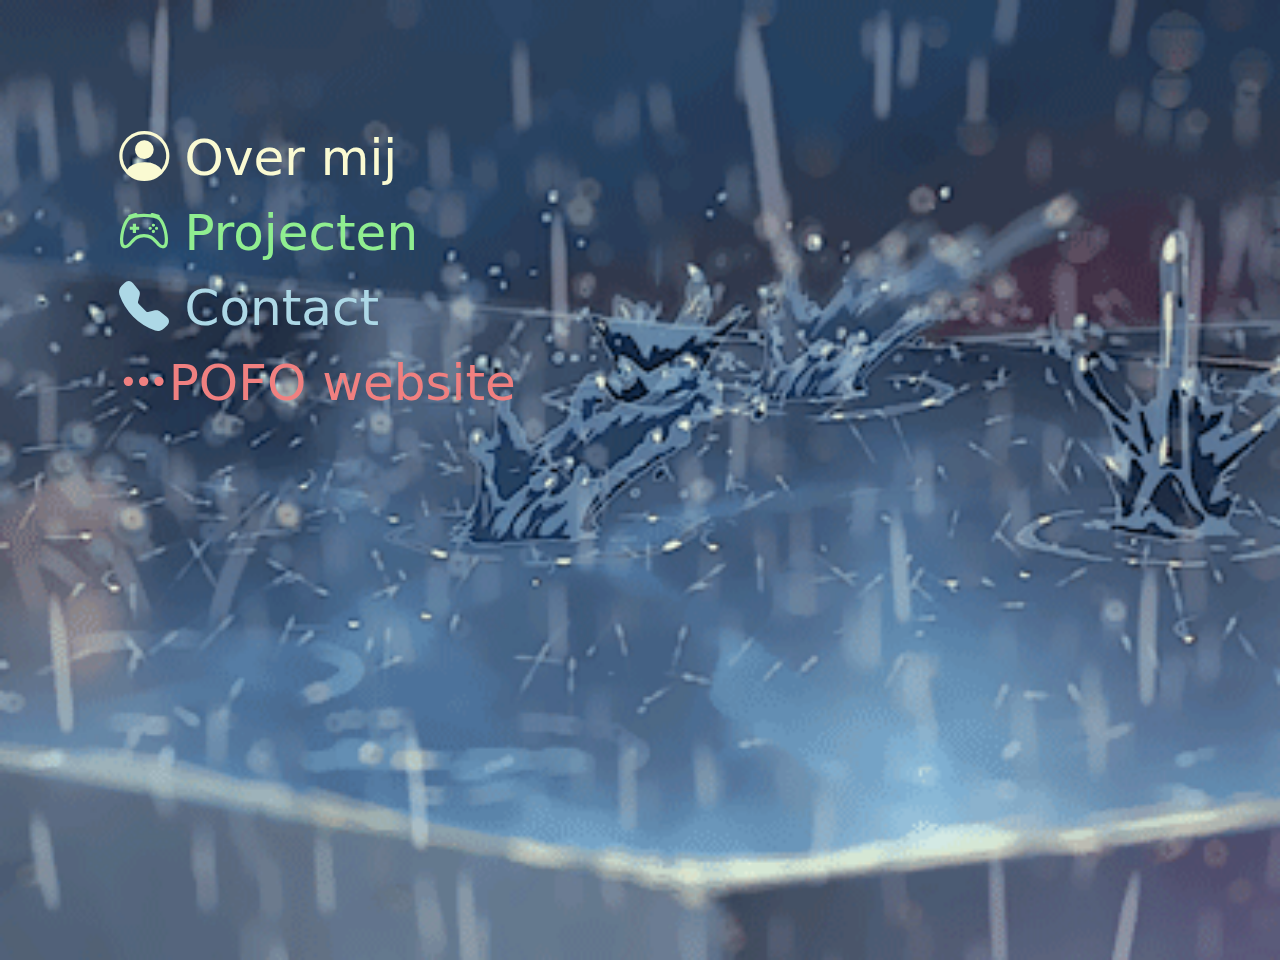
<file: index.html>
<!DOCTYPE html>
<html lang="en">

<head>
    <meta charset="UTF-8">
    <meta http-equiv="X-UA-Compatible" content="IE=edge">
    <link href="https://cdn.jsdelivr.net/npm/bootstrap@5.3.3/dist/css/bootstrap.min.css" rel="stylesheet"
        integrity="sha384-QWTKZyjpPEjISv5WaRU9OFeRpok6YctnYmDr5pNlyT2bRjXh0JMhjY6hW+ALEwIH" crossorigin="anonymous">
    <script defer src="https://cdn.jsdelivr.net/npm/bootstrap@5.3.3/dist/js/bootstrap.bundle.min.js"
        integrity="sha384-YvpcrYf0tY3lHB60NNkmXc5s9fDVZLESaAA55NDzOxhy9GkcIdslK1eN7N6jIeHz"
        crossorigin="anonymous"></script>
    <link rel="stylesheet" href="https://cdn.jsdelivr.net/npm/bootstrap-icons@1.11.3/font/bootstrap-icons.min.css">
    <link rel="stylesheet" href="/css/style.css">
    <meta name="viewport" content="width=device-width, initial-scale=1.0">
    <link rel="stylesheet" href="https://cdn.jsdelivr.net/npm/bootstrap-icons@1.11.3/font/bootstrap-icons.min.css">
    <link rel="stylesheet" href="/css/style.css">
    <title>Dhakir</title>
</head>

<body>
    <div class="container-fluid background">
        <div class="row">
            <div class="col-1"></div>
            <div class="col-4">
                <div class="col-12 link">
                    <a class="txt yl" href="/html/aboutme.html"><i class="bi bi-person-circle"></i> Over mij</a>
                </div>
                <div class="col-12">
                    <a class="txt gr" href="/html/projecten.html"><i class="bi bi-controller"></i> Projecten</a>
                </div>
                <div class="col-12">
                    <a class="txt bl" href="/html/contact.html"><i class="bi bi-telephone-fill"></i> Contact</a>
                </div>
                <div class="col-12">
                    <a class="txt rd" href="/html/website.html"><i class="bi bi-three-dots"></i>POFO website</a>
                </div>
            </div>
            <div class="col-2"></div>
            <div class="col-4">
            </div>
                <!-- an img -->
            </div>
            <div class="col-1"></div>
        </div>
    </div>
</body>

</html>
</file>
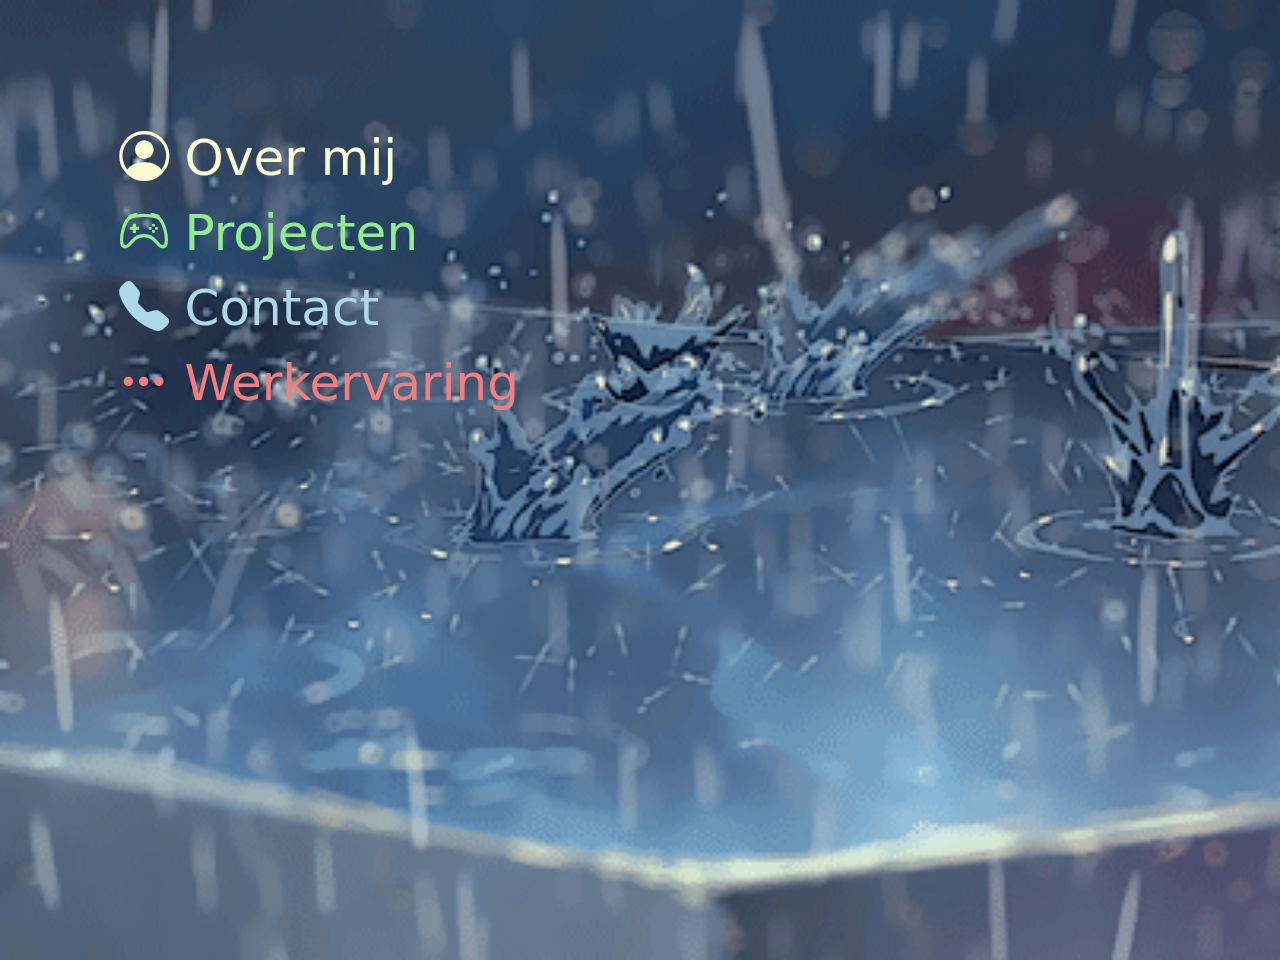
<file: html/index.html>
<!DOCTYPE html>
<html lang="en">

<head>
    <meta charset="UTF-8">
    <meta http-equiv="X-UA-Compatible" content="IE=edge">
    <link href="https://cdn.jsdelivr.net/npm/bootstrap@5.3.3/dist/css/bootstrap.min.css" rel="stylesheet"
        integrity="sha384-QWTKZyjpPEjISv5WaRU9OFeRpok6YctnYmDr5pNlyT2bRjXh0JMhjY6hW+ALEwIH" crossorigin="anonymous">
    <script defer src="https://cdn.jsdelivr.net/npm/bootstrap@5.3.3/dist/js/bootstrap.bundle.min.js"
        integrity="sha384-YvpcrYf0tY3lHB60NNkmXc5s9fDVZLESaAA55NDzOxhy9GkcIdslK1eN7N6jIeHz"
        crossorigin="anonymous"></script>
    <link rel="stylesheet" href="/css/style.css">
    <meta name="viewport" content="width=device-width, initial-scale=1.0">
    <link rel="stylesheet" href="https://cdn.jsdelivr.net/npm/bootstrap-icons@1.11.3/font/bootstrap-icons.min.css">
    <title>Dhakir</title>
</head>

<body>
    <div class="container-fluid background">
        <div class="row">
            <div class="col-1"></div>
            <div class="col-4">
                <div class="col-12 link">
                    <a class="txt yl" href="aboutme.html"><i class="bi bi-person-circle"></i> Over mij</a>
                </div>
                <div class="col-12">
                    <a class="txt gr" href=""><i class="bi bi-controller"></i> Projecten</a>
                </div>
                <div class="col-12">
                    <a class="txt bl" href=""><i class="bi bi-telephone-fill"></i> Contact</a>
                </div>
                <div class="col-12">
                    <a class="txt rd" href=""><i class="bi bi-three-dots"></i> Werkervaring</a>
                </div>
            </div>
            <div class="col-2"></div>
            <div class="col-4">
                <!-- an img -->
            </div>
            <div class="col-1"></div>
        </div>
    </div>
</body>

</html>
</file>
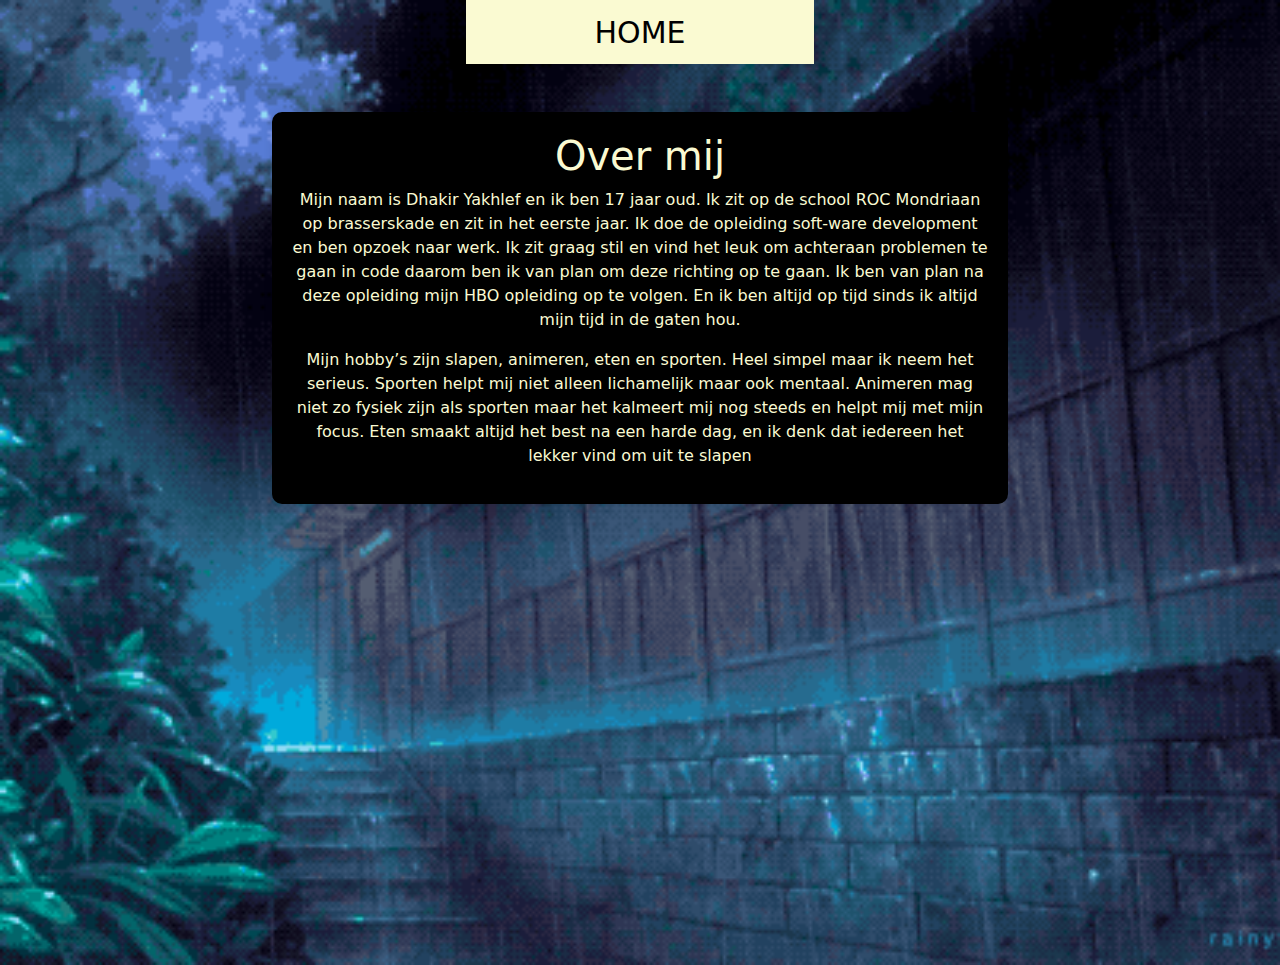
<file: html/aboutme.html>
<!DOCTYPE html>
<html lang="en">

<head>
    <meta charset="UTF-8">
    <meta http-equiv="X-UA-Compatible" content="IE=edge">
    <link href="https://cdn.jsdelivr.net/npm/bootstrap@5.3.3/dist/css/bootstrap.min.css" rel="stylesheet"
        integrity="sha384-QWTKZyjpPEjISv5WaRU9OFeRpok6YctnYmDr5pNlyT2bRjXh0JMhjY6hW+ALEwIH" crossorigin="anonymous">
    <script defer src="https://cdn.jsdelivr.net/npm/bootstrap@5.3.3/dist/js/bootstrap.bundle.min.js"
        integrity="sha384-YvpcrYf0tY3lHB60NNkmXc5s9fDVZLESaAA55NDzOxhy9GkcIdslK1eN7N6jIeHz"
        crossorigin="anonymous"></script>
    <link rel="stylesheet" href="/css/style.css">
    <meta name="viewport" content="width=device-width, initial-scale=1.0">
    <link rel="stylesheet" href="https://cdn.jsdelivr.net/npm/bootstrap-icons@1.11.3/font/bootstrap-icons.min.css">
    <title>About Me</title>
</head>

<body>
    <div class="container-fluid background-abme">
        <div class="row header-abme">
            <div class="col-1"></div>
            <div class="col-10">
                <div class="container-fluid hd-div-abme">
                    <div class="row hd-div-abme">
                        <div class="col-4"></div>
                        <div class="col-4 header-abme-div">
                            <a class="header-txt-abme" href="/index.html">HOME</a>
                        </div>
                        <div class="col-4"></div>
                    </div>
                </div>
            </div>
            <div class="col-1"></div>
        </div>
        <div class="container mt-5">
            <div class="row justify-content-center">
              <div class="col-lg-8">
                <div class="big-div-abme">
                  <h1 class="text-center txt-abme">Over mij</h1>
                  <p class="text-center txt-abme">Mijn naam is Dhakir Yakhlef en ik ben 17 jaar oud. Ik zit op de school ROC Mondriaan op brasserskade en zit in
                    het eerste jaar. Ik doe de opleiding soft-ware development en ben opzoek naar werk. Ik zit graag stil en vind
                    het leuk om achteraan problemen te gaan in code daarom ben ik van plan om deze richting op te gaan. Ik ben van
                    plan na deze opleiding mijn HBO opleiding op te volgen. En ik ben altijd op tijd sinds ik altijd mijn tijd in de
                    gaten hou.</p>
                  <p class="text-center txt-abme">Mijn hobby’s zijn slapen, animeren, eten en sporten. Heel simpel maar ik neem het serieus. Sporten helpt mij
                    niet alleen lichamelijk maar ook mentaal. Animeren mag niet zo fysiek zijn als sporten maar het kalmeert mij nog
                    steeds en helpt mij met mijn focus. Eten smaakt altijd het best na een harde dag, en ik denk dat iedereen het
                    lekker vind om uit te slapen</p>
                </div>
              </div>
            </div>
          </div>
    </div>

</body>

</html>
</file>
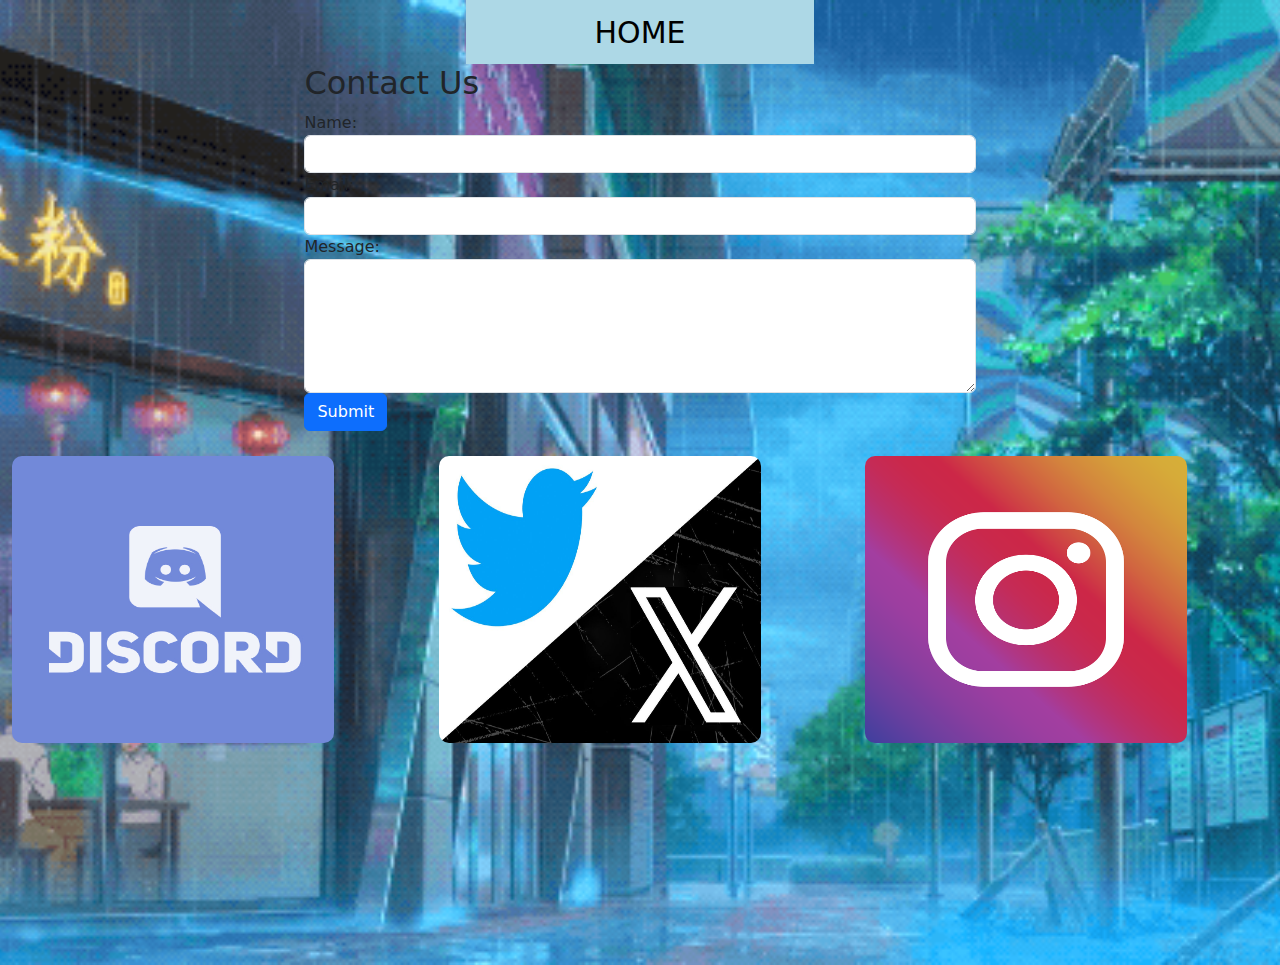
<file: html/contact.html>
<!DOCTYPE html>
<html lang="en">

<head>
    <meta charset="UTF-8">
    <meta name="viewport" content="width=device-width, initial-scale=1.0">
    <title>Document</title>
    <link href="https://cdn.jsdelivr.net/npm/bootstrap@5.3.3/dist/css/bootstrap.min.css" rel="stylesheet"
        integrity="sha384-QWTKZyjpPEjISv5WaRU9OFeRpok6YctnYmDr5pNlyT2bRjXh0JMhjY6hW+ALEwIH" crossorigin="anonymous">
    <script defer src="https://cdn.jsdelivr.net/npm/bootstrap@5.3.3/dist/js/bootstrap.bundle.min.js"
        integrity="sha384-YvpcrYf0tY3lHB60NNkmXc5s9fDVZLESaAA55NDzOxhy9GkcIdslK1eN7N6jIeHz"
        crossorigin="anonymous"></script>
    <link rel="stylesheet" href="/css/style.css">
    <link rel="stylesheet" href="https://cdn.jsdelivr.net/npm/bootstrap-icons@1.11.3/font/bootstrap-icons.min.css">
</head>

<body>
    <div class="container-fluid background-con">
        <!-- Header Section -->
        <div class="row header-con">
            <div class="col-1"></div>
            <div class="col-10">
                <div class="container-fluid hd-div-con">
                    <div class="row hd-div-con">
                        <div class="col-4"></div>
                        <div class="col-4 header-con-div">
                            <a class="header-txt-con" href="/index.html">HOME</a>
                        </div>
                        <div class="col-4"></div>
                    </div>
                </div>
            </div>
            <div class="col-1"></div>
        </div>
        
        <!-- Contact Form Section -->
        <div class="row contact-con">
            <div class="col-1"></div>
            <div class="col-10">
                <div class="container-fluid contact-form-con">
                    <div class="row">
                        <div class="col-2"></div>
                        <div class="col-8">
                            <h2>Contact Us</h2>
                            <form id="contact-form" onsubmit="showConfirmationMessage(event)">
                                <div class="form-group">
                                    <label for="name">Name:</label>
                                    <input type="text" id="name" name="name" class="form-control" required>
                                </div>
                                <div class="form-group">
                                    <label for="email">Email:</label>
                                    <input type="email" id="email" name="email" class="form-control" required>
                                </div>
                                <div class="form-group">
                                    <label for="message">Message:</label>
                                    <textarea id="message" name="message" class="form-control" rows="5" required></textarea>
                                </div>
                                <button type="submit" class="btn btn-primary">Submit</button>
                            </form>
                            <div id="confirmation-message" style="display:none; margin-top:20px; background-color: aliceblue;">
                                <p>Thank you for your message! We will get back to you soon.</p>
                            </div>
                        </div>
                        <div class="col-2"></div>
                    </div>
                </div>
            </div>
            <div class="col-1"></div>
        </div>
        <div class="row gap-6">
            <div class="col-4 img-con-div">
                <a href="https://discord.com/"><img class="img-con" src="/img/discord.jpg" alt="" srcset=""></a>
            </div>
            <div class="col-4 img-con-div">
                <a href="https://x.com/?lang=nl"><img class="img-con" src="/img/twitter.jpg" alt="" srcset=""></a>
            </div>
            <div class="col-4 img-con-div">
                <a href="https://www.instagram.com/"><img class="img-con" src="/img/instagram.png" alt="" srcset=""></a>
            </div>
        </div>
    </div>
</body>
<script src="/js/main.js"></script>
</html>
</file>
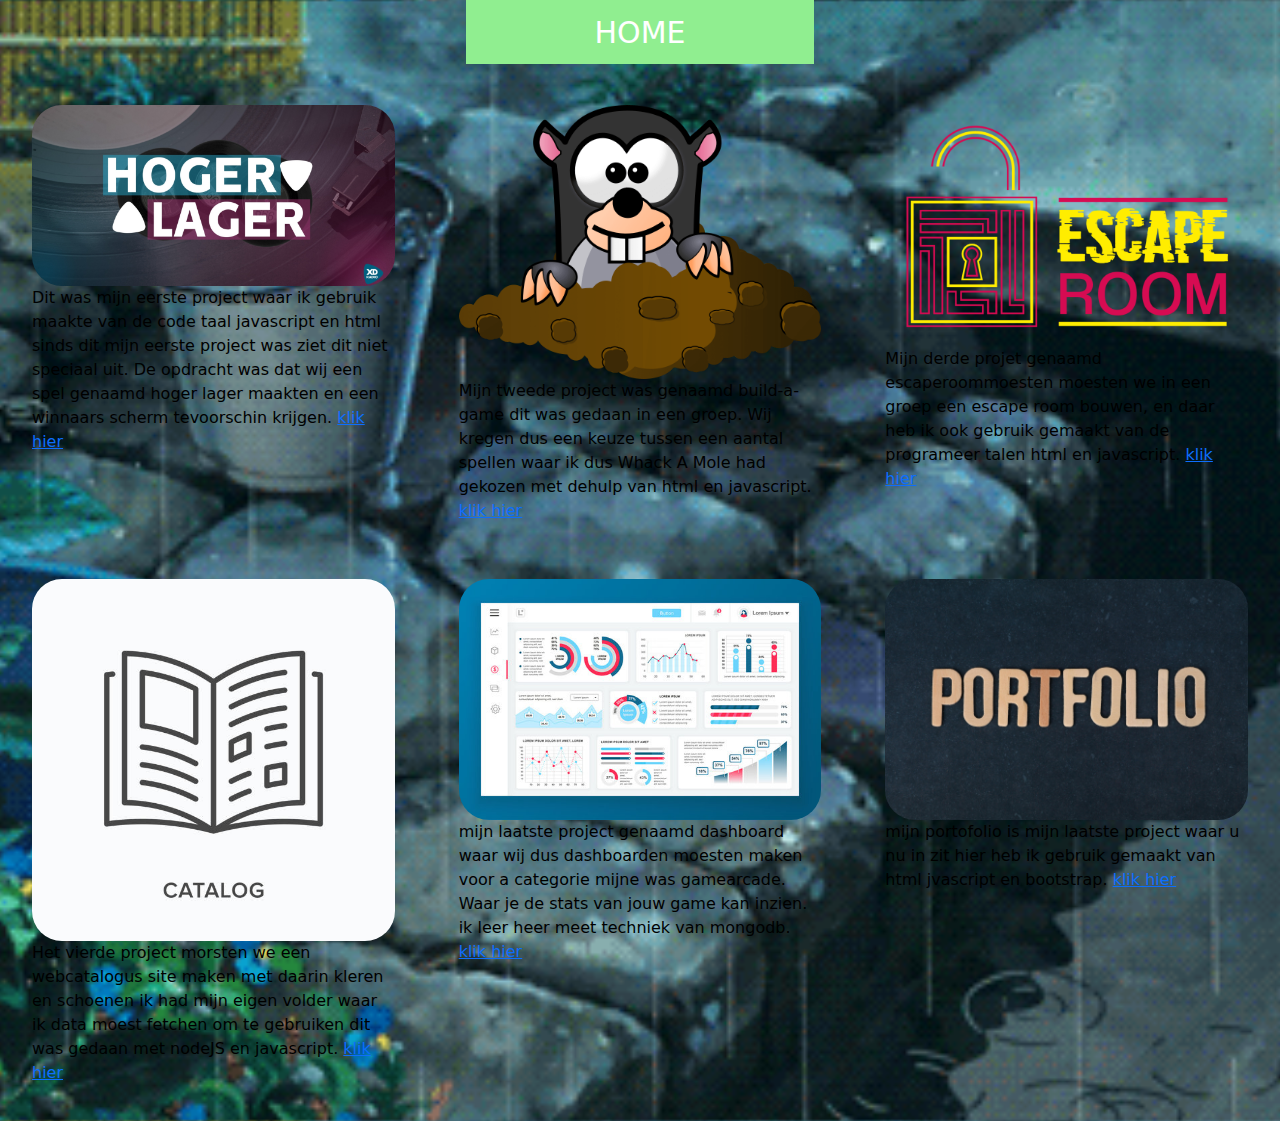
<file: html/projecten.html>
<!DOCTYPE html>
<html lang="en">
<head>
    <meta charset="UTF-8">
    <meta name="viewport" content="width=device-width, initial-scale=1.0">
    <meta http-equiv="X-UA-Compatible" content="IE=edge">
    <link href="https://cdn.jsdelivr.net/npm/bootstrap@5.3.3/dist/css/bootstrap.min.css" rel="stylesheet"
        integrity="sha384-QWTKZyjpPEjISv5WaRU9OFeRpok6YctnYmDr5pNlyT2bRjXh0JMhjY6hW+ALEwIH" crossorigin="anonymous">
    <script defer src="https://cdn.jsdelivr.net/npm/bootstrap@5.3.3/dist/js/bootstrap.bundle.min.js"
        integrity="sha384-YvpcrYf0tY3lHB60NNkmXc5s9fDVZLESaAA55NDzOxhy9GkcIdslK1eN7N6jIeHz"
        crossorigin="anonymous"></script>
    <link rel="stylesheet" href="https://cdn.jsdelivr.net/npm/bootstrap-icons@1.11.3/font/bootstrap-icons.min.css">
    <link rel="stylesheet" href="/css/style.css">
    <title>Document</title>
</head>
<body>
    <div class="container-fluid background-proj">
        <div class="row header-proj">
            <div class="col-1"></div>
            <div class="col-10">
                <div class="container-fluid hd-div-proj">
                    <div class="row hd-div-proj">
                        <div class="col-4"></div>
                        <div class="col-4 header-proj-div">
                            <a class="header-txt-proj" href="/index.html">HOME</a>
                        </div>
                        <div class="col-4"></div>
                    </div>
                </div>
            </div>
            <div class="col-1"></div>
        </div>
        <div class="row cards-proj">
            <div class="col-4">
                <div class="container div6-proj">
                    <div class="col-12">
                        <img src="/img/hoger-lager-1200x600.jpg" alt="" class="img-proj">
                    </div>
                    <div class="col-12">
                        <p class="txt-proj">
                            Dit was mijn eerste project waar ik gebruik maakte van de code taal javascript en html sinds dit mijn eerste project was ziet dit niet speciaal uit. De opdracht was dat wij een spel genaamd hoger lager maakten en een winnaars scherm tevoorschin krijgen. <a href="https://github.com/ROCMondriaanTIN/sd23-p01-project-hoger-lager-dhakiryakhlef">klik hier</a>
                        </p>
                    </div>
                </div>
            </div>
            <div class="col-4">
                <div class="container div5-proj">
                    <div class="col-12">
                        <img src="/img/mole.png" alt="" class="img-proj">
                    </div>
                    <div class="col-12">
                        <p class="txt-proj">
                            Mijn tweede project was genaamd build-a-game dit was gedaan in een groep. Wij kregen dus een keuze tussen een aantal spellen waar ik dus Whack A Mole had gekozen met dehulp van html en javascript. <a href="https://github.com/ROCMondriaanTIN/sd23-p02-project-build-a-game-khaled">klik hier</a>
                        </p>
                    </div>
                </div>
            </div>
            <div class="col-4">
                <div class="container div4-proj">
                    <div class="col-12">
                        <img src="/img/escaperoom.png" alt="" class="img-proj">
                    </div>
                    <div class="col-12">
                        <p class="txt-proj">
                            Mijn derde projet genaamd escaperoommoesten moesten we in een groep een escape room bouwen, en daar heb ik ook gebruik gemaakt van de programeer talen html en javascript. <a href="https://github.com/ROCMondriaanTIN/sd23-p02-escaperoom-1-1-11">klik hier</a>
                        </p>
                    </div>
                </div>
            </div>
            <div class="col-4">
                <div class="container div3-proj">
                    <div class="col-12">
                        <img src="/img/webcatalogus.jpg" alt="" class="img-proj">
                    </div>
                    <div class="col-12">
                        <p class="txt-proj">
                            Het vierde project morsten we een webcatalogus site maken met daarin kleren en schoenen ik had mijn eigen volder waar ik data moest fetchen om te gebruiken dit was gedaan met nodeJS en javascript. <a href="https://github.com/ROCMondriaanTIN/sd23-p03-project-webcatalogus-team-lean">klik hier</a>
                        </p>
                    </div>
                </div>
            </div>
            <div class="col-4">
                <div class="container div2-proj">
                    <div class="col-12">
                        <img src="/img/dashboard.jpg" alt="" class="img-proj">
                    </div>
                    <div class="col-12">
                        <p class="txt-proj">
                            mijn laatste project genaamd dashboard waar wij dus dashboarden moesten maken voor a categorie mijne was gamearcade. Waar je de stats van jouw game kan inzien. ik leer heer meet techniek van mongodb. <a href="https://github.com/ROCMondriaanTIN/sd23-p04-project-dashboard-brazy">klik hier</a>
                        </p>
                    </div>
                </div>
            </div>
            <div class="col-4">
                <div class="container div1-proj">
                    <div class="col-12">
                        <img src="/img/pofo.jpg" alt="" class="img-proj">
                    </div>
                    <div class="col-12">
                        <p class="txt-proj">
                            mijn portofolio is mijn laatste project waar u nu in zit hier heb ik gebruik gemaakt van html jvascript en bootstrap. <a href="https://github.com/dhakiryakhlef/dhakiryakhlef.github.io">klik hier</a>
                        </p>
                    </div>
                </div>
            </div>
        </div>
    </div>
</body>
</html>
</file>
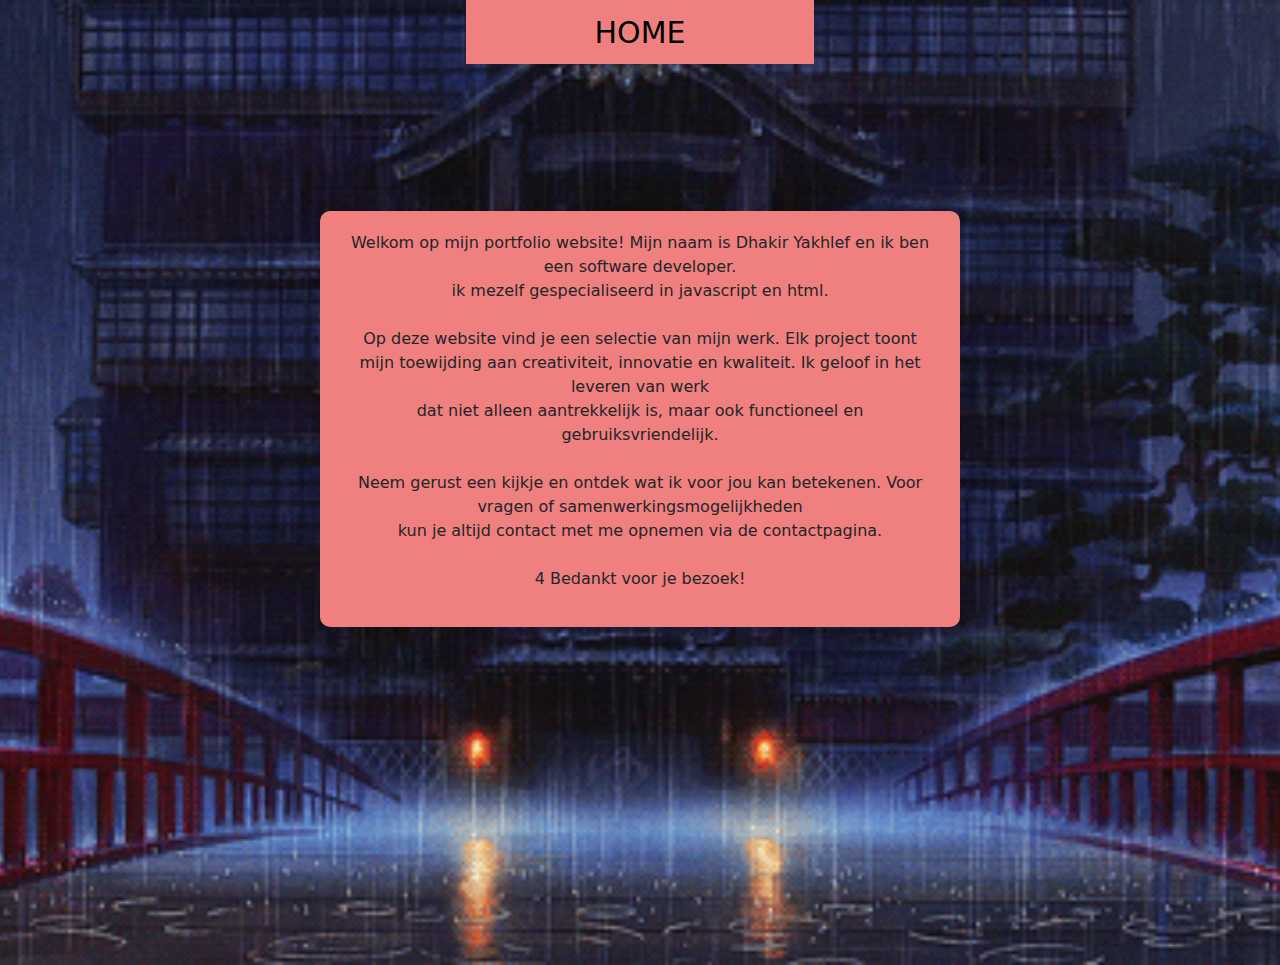
<file: html/website.html>
<!DOCTYPE html>
<html lang="en">

<head>
    <meta charset="UTF-8">
    <meta name="viewport" content="width=device-width, initial-scale=1.0">
    <link href="https://cdn.jsdelivr.net/npm/bootstrap@5.3.3/dist/css/bootstrap.min.css" rel="stylesheet"
        integrity="sha384-QWTKZyjpPEjISv5WaRU9OFeRpok6YctnYmDr5pNlyT2bRjXh0JMhjY6hW+ALEwIH" crossorigin="anonymous">
    <script defer src="https://cdn.jsdelivr.net/npm/bootstrap@5.3.3/dist/js/bootstrap.bundle.min.js"
        integrity="sha384-YvpcrYf0tY3lHB60NNkmXc5s9fDVZLESaAA55NDzOxhy9GkcIdslK1eN7N6jIeHz"
        crossorigin="anonymous"></script>
    <link rel="stylesheet" href="https://cdn.jsdelivr.net/npm/bootstrap-icons@1.11.3/font/bootstrap-icons.min.css">
    <link rel="stylesheet" href="/css/style.css">
    <title>Document</title>
</head>

<body>
    <div class="container-fluid background-web">
        <div class="row header-web">
            <div class="col-1"></div>
            <div class="col-10">
                <div class="container-fluid hd-div-web">
                    <div class="row hd-div-web">
                        <div class="col-4"></div>
                        <div class="col-4 header-web-div">
                            <a class="header-txt-web" href="/index.html">HOME</a>
                        </div>
                        <div class="col-4"></div>
                    </div>
                </div>
            </div>
            <div class="col-1"></div>
        </div>
        <div class="row div-web-txt">
            <div class="col-3"></div>
            <div class="col-6 div-web">
                <p class="text-center">
                    Welkom op mijn portfolio website! Mijn naam is Dhakir Yakhlef en ik ben een software developer.<br>
                    ik mezelf gespecialiseerd in javascript en html.<br>
                    <br>
                    Op deze website vind je een selectie van mijn werk. Elk project toont <br>
                    mijn toewijding aan creativiteit, innovatie en kwaliteit. Ik geloof in het leveren van werk<br>
                    dat niet alleen aantrekkelijk is, maar ook functioneel en gebruiksvriendelijk.<br>
                    <br>
                    Neem gerust een kijkje en ontdek wat ik voor jou kan betekenen. Voor vragen of
                    samenwerkingsmogelijkheden<br>
                    kun je altijd contact met me opnemen via de contactpagina.<br>
                    <br>4
                    Bedankt voor je bezoek!
                </p>
            </div>
            <div class="col-3"></div>
        </div>
    </div>
</body>

</html>
</file>
<file: css/style.css>
.background {
    background-image: url('/img/rain.gif');
    background-position: center;
    background-size: cover;
    overflow: hidden;
    min-height: 960px;
}

.link { 
    margin-top: 30%;
}

.txt {
    margin-top: 4px;
    color: aliceblue;
    text-decoration: none;
    font-size: 50px;
}

.yl {
    color: lightgoldenrodyellow;
}

.gr {
    color: lightgreen;
}

.bl {
    color: lightblue;
}

.rd {
    color: lightcoral;
}

/* about me */

.background-abme {
    background-image: url('/img/rainbg2.gif');
    background-position: center;
    background-size: cover;
    overflow: hidden;
    min-height: 965px;
}

.header-abme {
    height: 20%;
}

.header-abme-div {
    height: 100%;
    display: flex;
    justify-content: center;
    background-color: lightgoldenrodyellow;;

}

.header-txt-abme {
    color: black;
    margin-top: 3%;
    font-size: 30px;
    padding-bottom: 3%;
    text-decoration: none;
}

.hd-div-abme {
    height: 100%
}

.big-div-abme {
    background-color: #000000;
    padding: 20px;
    border-radius: 10px;
    box-shadow: 0px 0px 10px rgba(0, 0, 0, 0.1);
    transition: background-color 0.3s ease;
    /* Smooth overgang voor hover-effect */
}

.big-div-abme:hover {
    background-color: gray;
    /* Nieuwe achtergrondkleur bij hover */
}

.txt-abme {
    color: lightgoldenrodyellow;
}

/* projecten */



.background-proj {
    background-image: url('/img/giphy.gif');
    background-position: center;
    background-size: cover;
    overflow: hidden;
    min-height: 965px;
}

.header-proj {
    height: 20%;
}

.header-proj-div {
    height: 100%;
    display: flex;
    justify-content: center;
    background-color: lightgreen;

}

.header-txt-proj {
    color: white;
    margin-top: 3%;
    font-size: 30px;
    padding-bottom: 3%;
    text-decoration: none;
}

.hd-div-proj {
    height: 100%;
    padding-bottom: 1%;
}

.big-div-proj:hover {
    background-color: rgb(255, 255, 255);
}

.txt-proj {
    color: black;
}

.img-proj{
    width: 100%;
    border-radius: 30px;
}

.div1-proj , .div2-proj, .div3-proj , .div4-proj , .div5-proj , .div6-proj{
    transition: background-color 0.3s ease;
    padding: 20px;
}

.div1-proj:hover , .div2-proj:hover, .div3-proj:hover , .div4-proj:hover , .div5-proj:hover , .div6-proj:hover {
    background-color: lightgreen;
    /* Nieuwe achtergrondkleur bij hover */
}

/* contact page */

.background-con {
    background-image: url('/img/rainbg4.gif');
    background-position: center;
    background-size: cover;
    overflow: hidden;
    min-height: 965px;
}

.header-con {
    height: 20%;
}

.header-con-div {
    height: 100%;
    display: flex;
    justify-content: center;
    background-color: lightblue;

}

.header-txt-con {
    color: black;
    margin-top: 3%;
    font-size: 30px;
    padding-bottom: 3%;
    text-decoration: none;
}

.hd-div-proj {
    height: 100%;
    padding-bottom: 1%;
}

.img-con{
    height: 89%;
    width: 80%;
    border-radius: 10px;
}

.img-con-div{
    margin-top: 2%;

}
/* website page */


.background-web {
    background-image: url('/img/rainbg3.gif');
    background-position: center;
    background-size: cover;
    overflow: hidden;
    min-height: 965px;
}

.header-web {
    height: 20%;
}

.header-web-div {
    height: 100%;
    display: flex;
    justify-content: center;
    background-color: lightcoral;
}

.header-txt-web {
    color: black;
    margin-top: 3%;
    font-size: 30px;
    padding-bottom: 3%;
    text-decoration: none;
}

.hd-div-web {
    height: 100%;
    padding-bottom: 1%;
}

.div-web-txt{
    margin-top: 10%;
}

.div-web {
    background-color: lightcoral;
    padding: 20px;
    border-radius: 10px;
    box-shadow: 0px 0px 10px rgba(0, 0, 0, 0.1);
    transition: background-color 0.3s ease;
    /* Smooth overgang voor hover-effect */
}

.div-web:hover {
    background-color: aliceblue;
}
</file>
